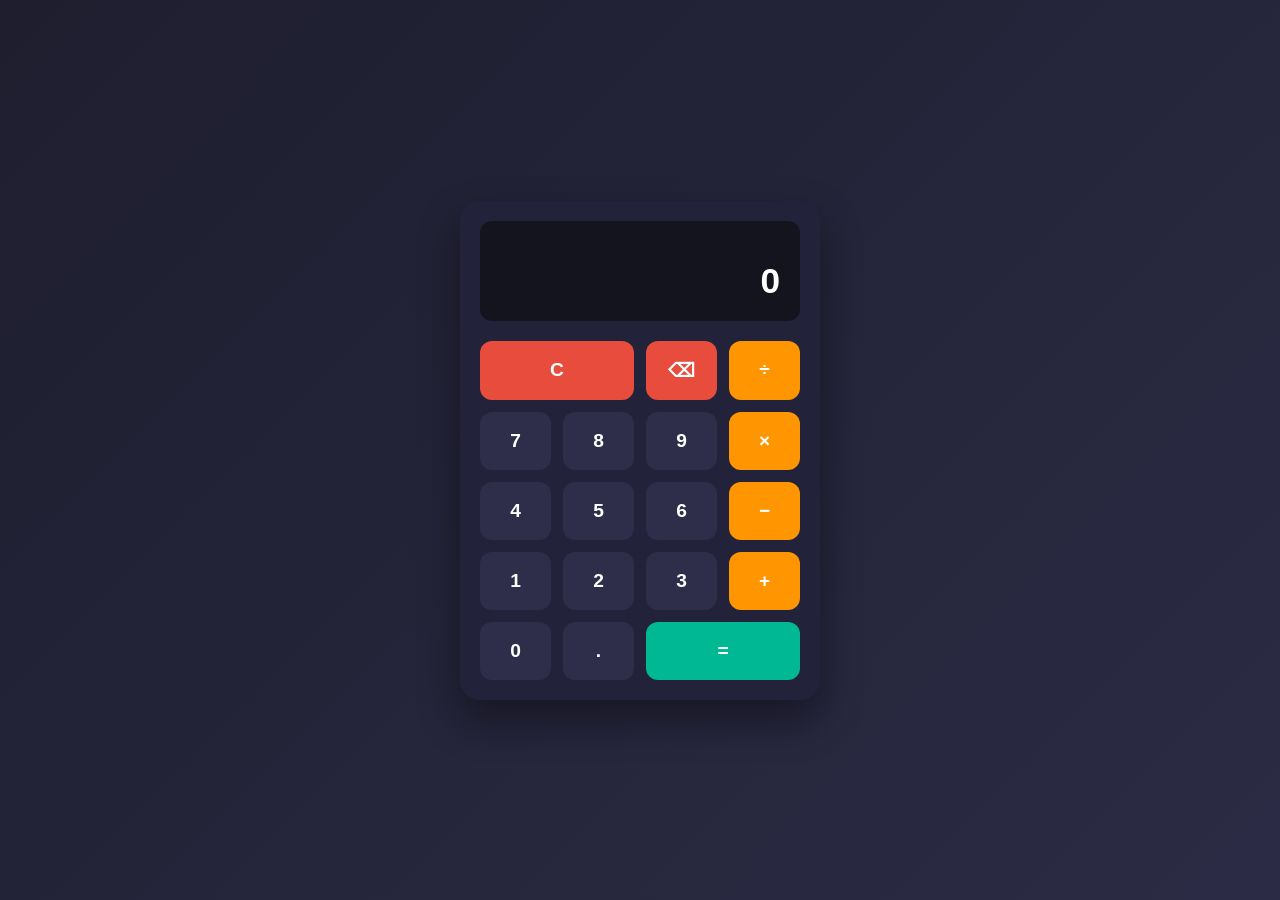
<file: Calculator/index.html>
<!DOCTYPE html>
<html lang="en">
<head>
  <meta charset="UTF-8" />
  <meta name="viewport" content="width=device-width, initial-scale=1.0" />
  <title>Calculator</title>
  <link rel="stylesheet" href="style.css" />
</head>
<body>

  <div class="calculator">
    <div class="display">
      <div class="previous-operand"></div>
      <div class="current-operand">0</div>
    </div>

    <div class="buttons">
      <button class="span-two" data-action="clear">C</button>
      <button data-action="delete">⌫</button>
      <button data-action="operator" data-operator="÷">÷</button>

      <button data-number="7">7</button>
      <button data-number="8">8</button>
      <button data-number="9">9</button>
      <button data-action="operator" data-operator="×">×</button>

      <button data-number="4">4</button>
      <button data-number="5">5</button>
      <button data-number="6">6</button>
      <button data-action="operator" data-operator="−">−</button>

      <button data-number="1">1</button>
      <button data-number="2">2</button>
      <button data-number="3">3</button>
      <button data-action="operator" data-operator="+">+</button>

      <button data-number="0">0</button>
      <button data-action="decimal">.</button>
      <button class="span-two" data-action="equals">=</button>
    </div>
  </div>

  <script src="script.js"></script>
</body>
</html>
</file>
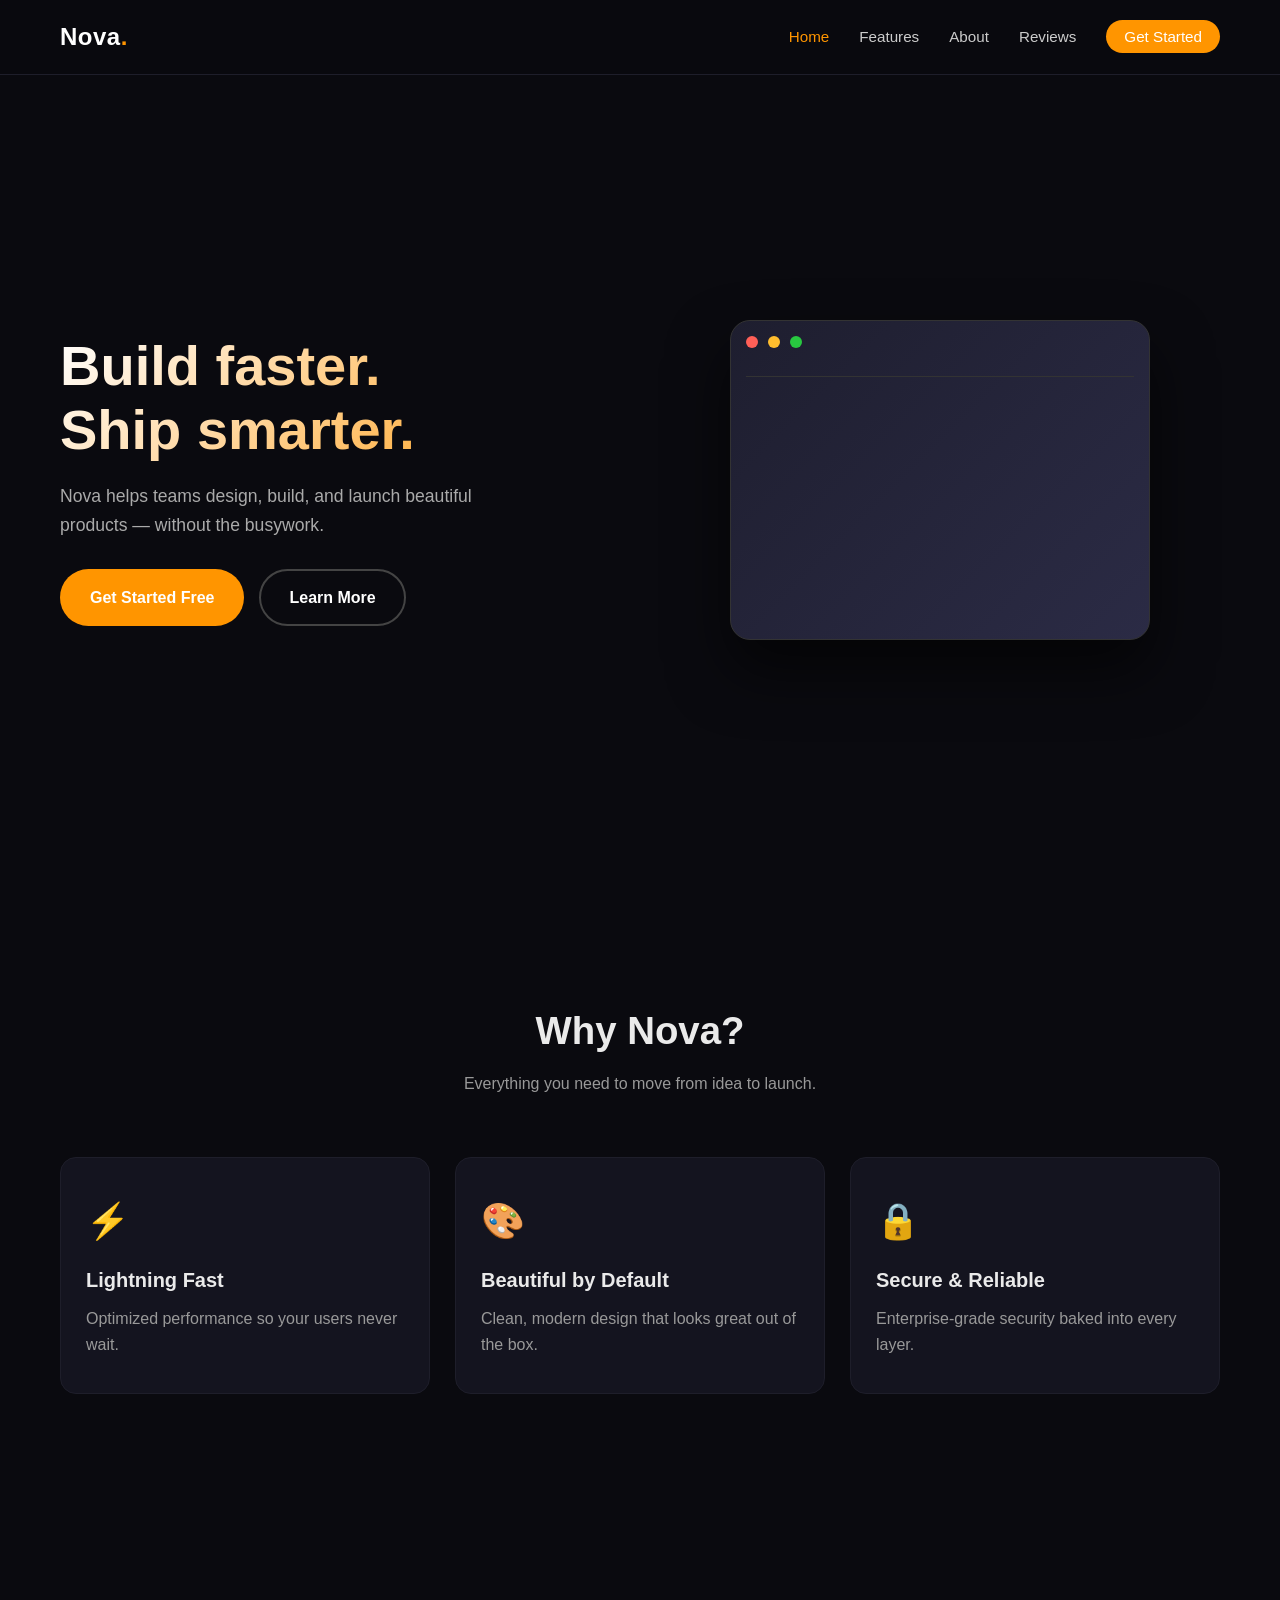
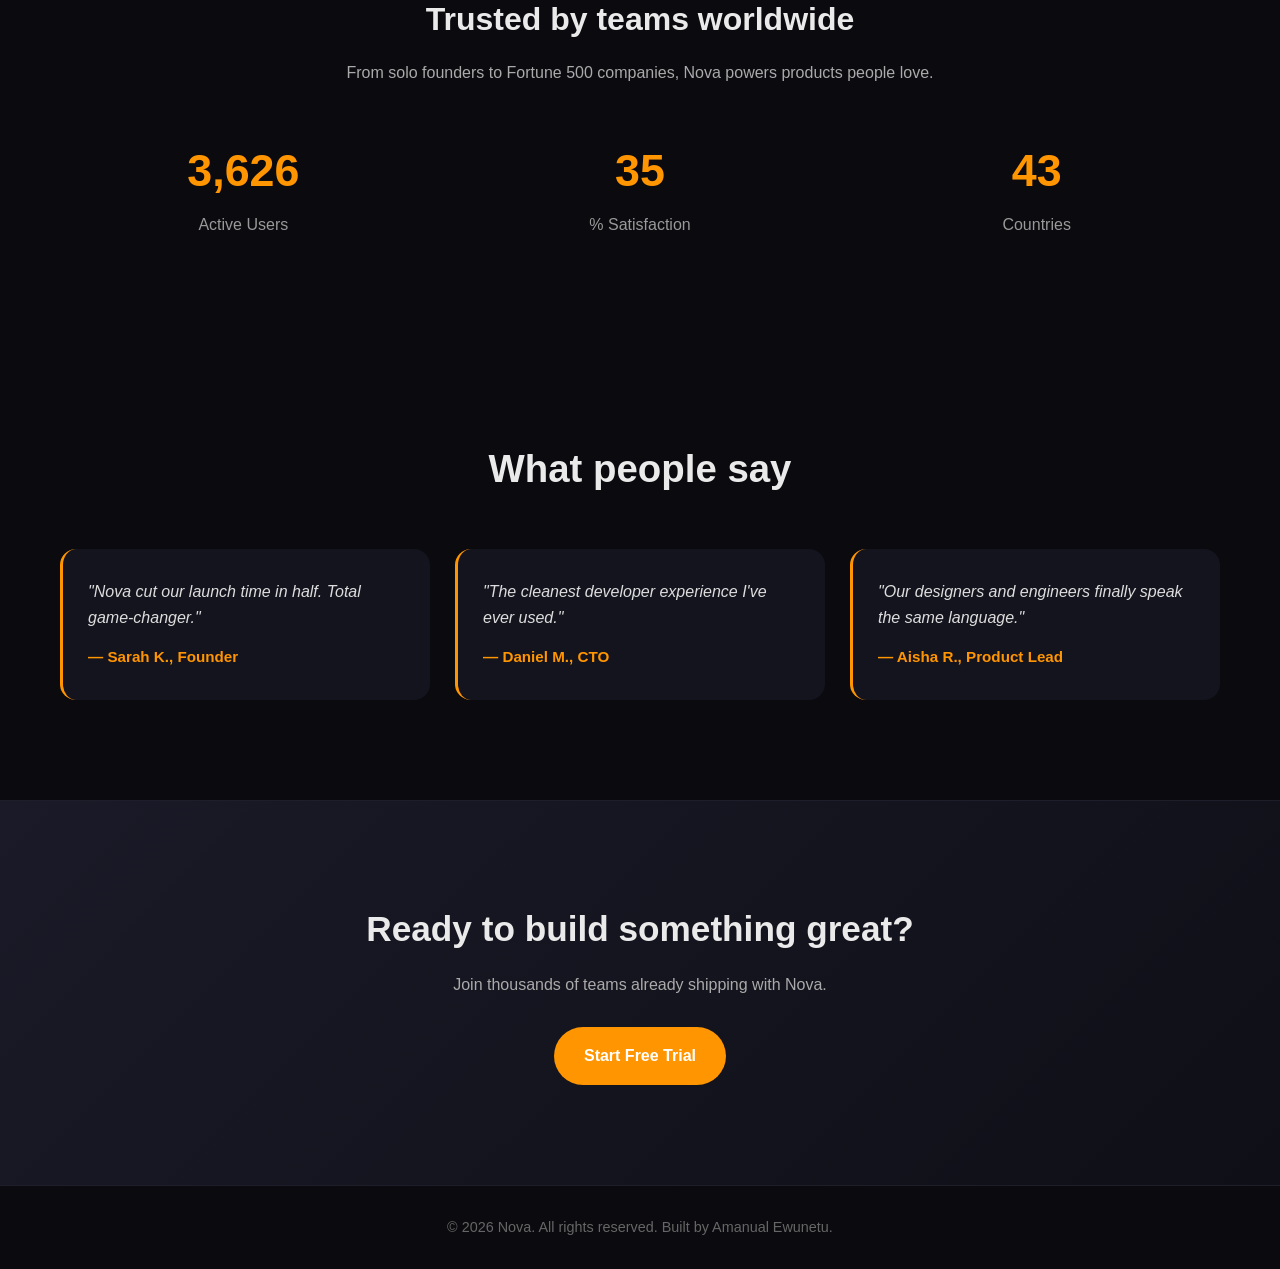
<file: LandingPage/index.html>
<!DOCTYPE html>
<html lang="en">
<head>
  <meta charset="UTF-8" />
  <meta name="viewport" content="width=device-width, initial-scale=1.0" />
  <title>Nova — Landing Page</title>
  <link rel="stylesheet" href="style.css" />
</head>
<body>

  <!-- ---------- Navbar ---------- -->
  <nav class="navbar">
    <div class="nav-container">
      <a href="#" class="logo">Nova<span>.</span></a>

      <ul class="nav-links" id="navLinks">
        <li><a href="#home">Home</a></li>
        <li><a href="#features">Features</a></li>
        <li><a href="#about">About</a></li>
        <li><a href="#testimonials">Reviews</a></li>
        <li><a href="#contact" class="nav-cta">Get Started</a></li>
      </ul>

      <div class="hamburger" id="hamburger">
        <span></span>
        <span></span>
        <span></span>
      </div>
    </div>
  </nav>

  <!-- ---------- Hero ---------- -->
  <section class="hero" id="home">
    <div class="hero-content">
      <h1>Build faster.<br />Ship smarter.</h1>
      <p>Nova helps teams design, build, and launch beautiful products — without the busywork.</p>
      <div class="hero-buttons">
        <a href="#features" class="btn btn-primary">Get Started Free</a>
        <a href="#about" class="btn btn-outline">Learn More</a>
      </div>
    </div>
    <div class="hero-image">
      <div class="mockup"></div>
    </div>
  </section>

  <!-- ---------- Features ---------- -->
  <section class="features" id="features">
    <h2 class="section-title">Why Nova?</h2>
    <p class="section-subtitle">Everything you need to move from idea to launch.</p>

    <div class="feature-grid">
      <div class="feature-card reveal">
        <div class="feature-icon">⚡</div>
        <h3>Lightning Fast</h3>
        <p>Optimized performance so your users never wait.</p>
      </div>
      <div class="feature-card reveal">
        <div class="feature-icon">🎨</div>
        <h3>Beautiful by Default</h3>
        <p>Clean, modern design that looks great out of the box.</p>
      </div>
      <div class="feature-card reveal">
        <div class="feature-icon">🔒</div>
        <h3>Secure & Reliable</h3>
        <p>Enterprise-grade security baked into every layer.</p>
      </div>
    </div>
  </section>

  <!-- ---------- About / Stats ---------- -->
  <section class="about" id="about">
    <div class="about-text reveal">
      <h2>Trusted by teams worldwide</h2>
      <p>From solo founders to Fortune 500 companies, Nova powers products people love.</p>
    </div>
    <div class="stats">
      <div class="stat reveal">
        <h3 data-target="10000">0</h3>
        <p>Active Users</p>
      </div>
      <div class="stat reveal">
        <h3 data-target="98">0</h3>
        <p>% Satisfaction</p>
      </div>
      <div class="stat reveal">
        <h3 data-target="120">0</h3>
        <p>Countries</p>
      </div>
    </div>
  </section>

  <!-- ---------- Testimonials ---------- -->
  <section class="testimonials" id="testimonials">
    <h2 class="section-title">What people say</h2>
    <div class="testimonial-grid">
      <div class="testimonial reveal">
        <p>"Nova cut our launch time in half. Total game-changer."</p>
        <h4>— Sarah K., Founder</h4>
      </div>
      <div class="testimonial reveal">
        <p>"The cleanest developer experience I've ever used."</p>
        <h4>— Daniel M., CTO</h4>
      </div>
      <div class="testimonial reveal">
        <p>"Our designers and engineers finally speak the same language."</p>
        <h4>— Aisha R., Product Lead</h4>
      </div>
    </div>
  </section>

  <!-- ---------- CTA ---------- -->
  <section class="cta-section" id="contact">
    <h2>Ready to build something great?</h2>
    <p>Join thousands of teams already shipping with Nova.</p>
    <a href="#" class="btn btn-primary">Start Free Trial</a>
  </section>

  <!-- ---------- Footer ---------- -->
  <footer>
    <p>&copy; 2026 Nova. All rights reserved. Built by Amanual Ewunetu.</p>
  </footer>

  <script src="script.js"></script>
</body>
</html>
</file>
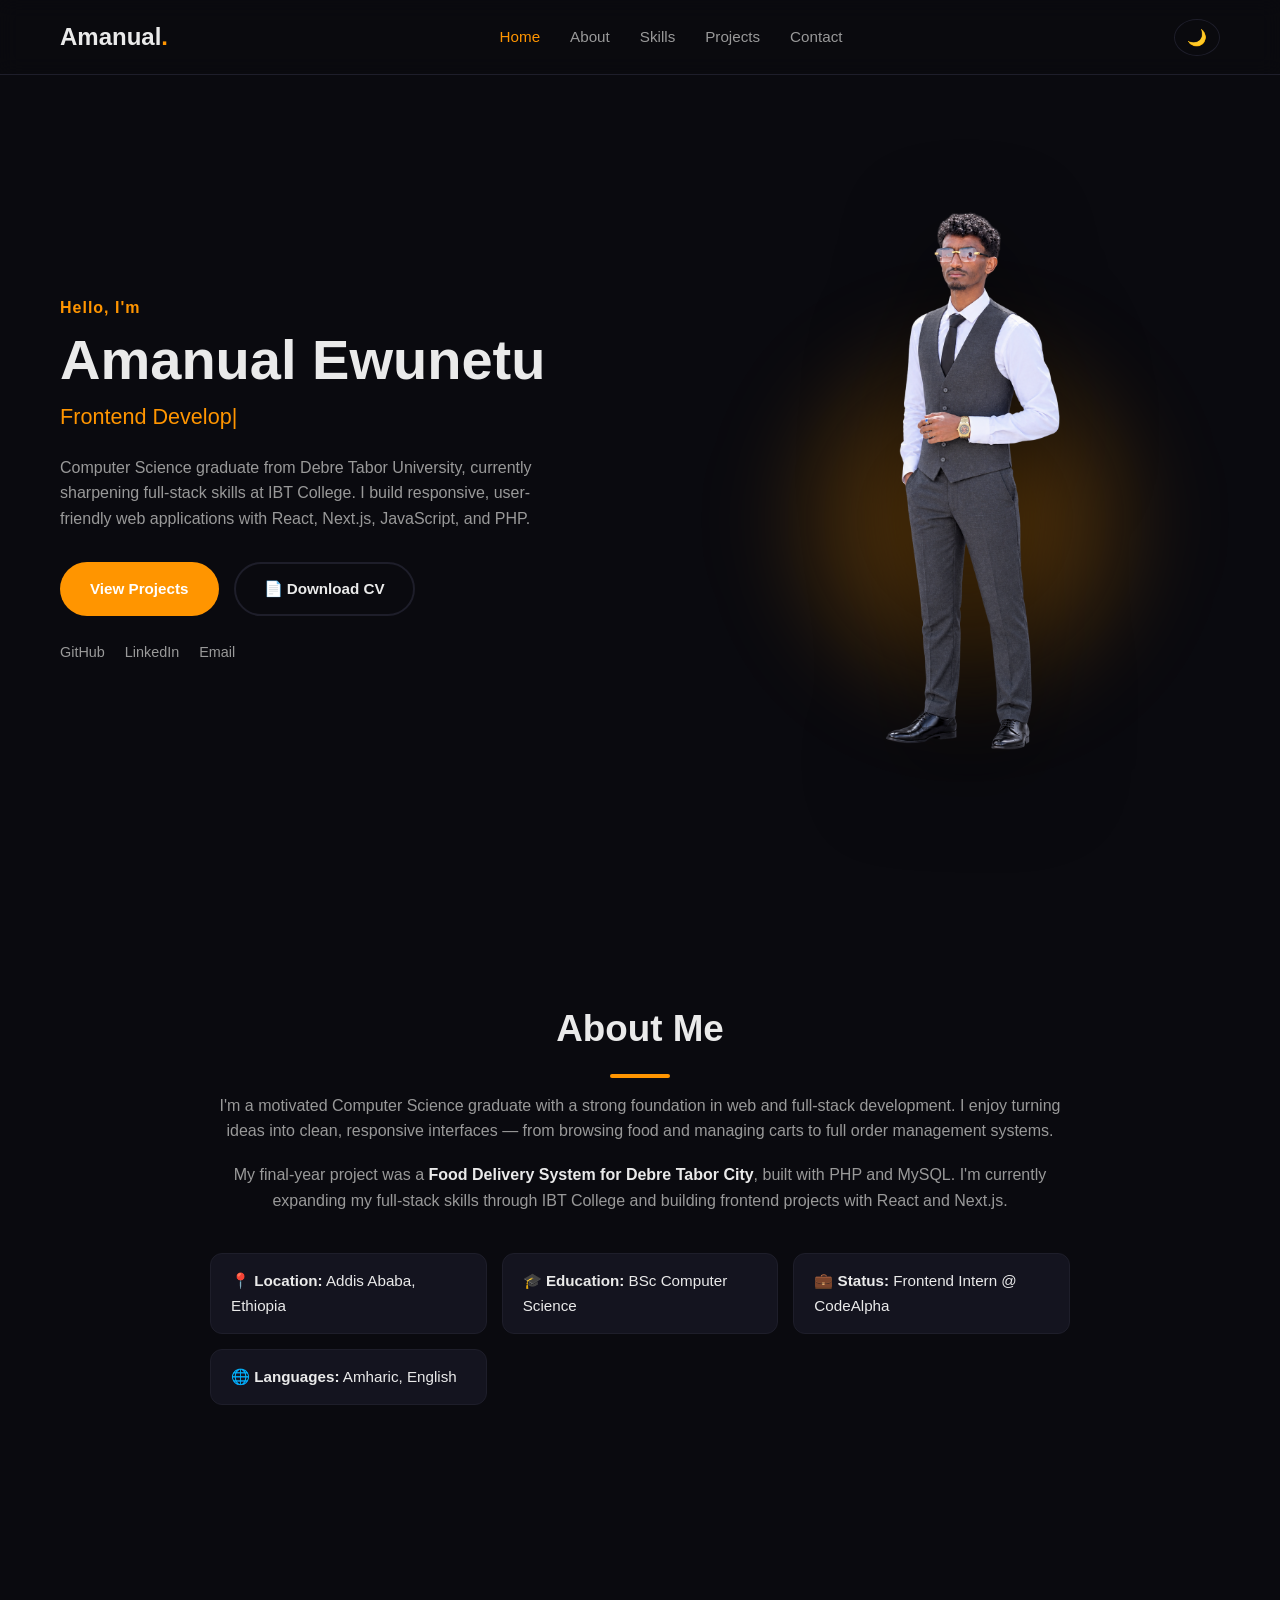
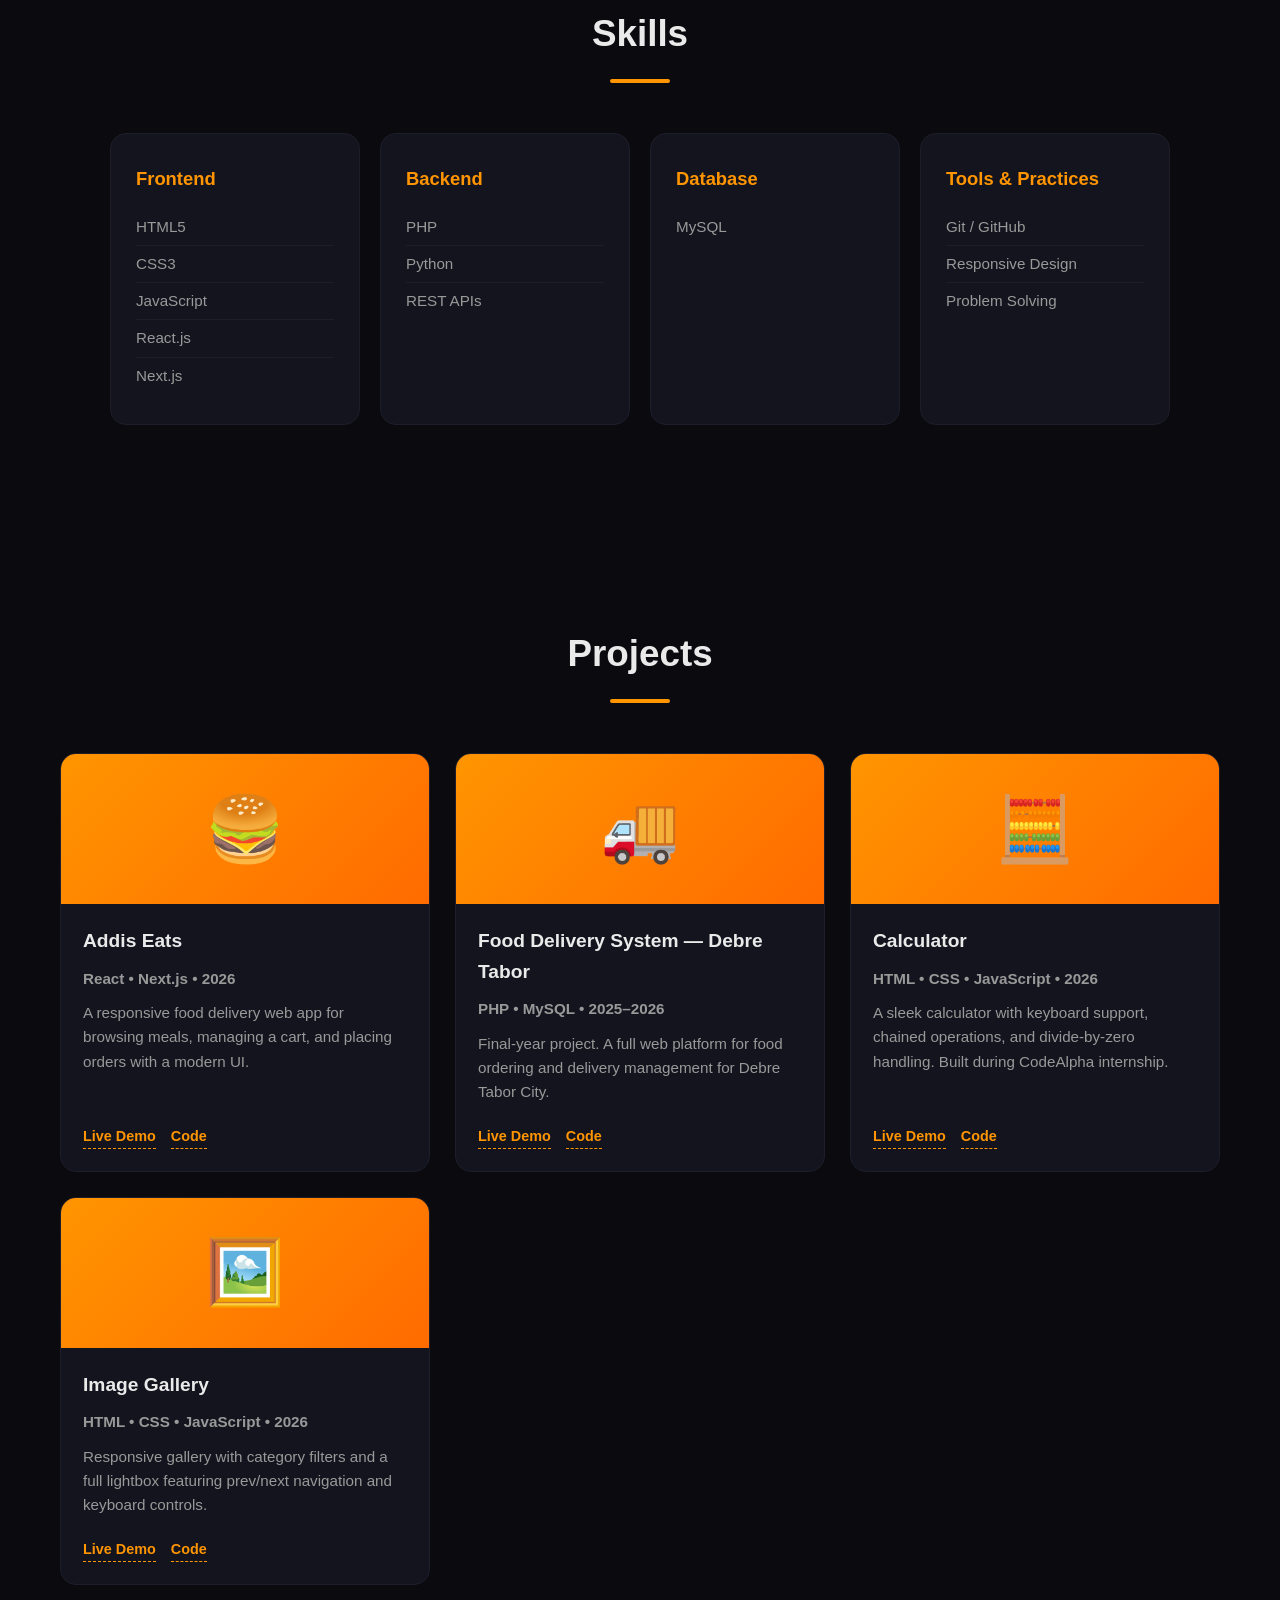
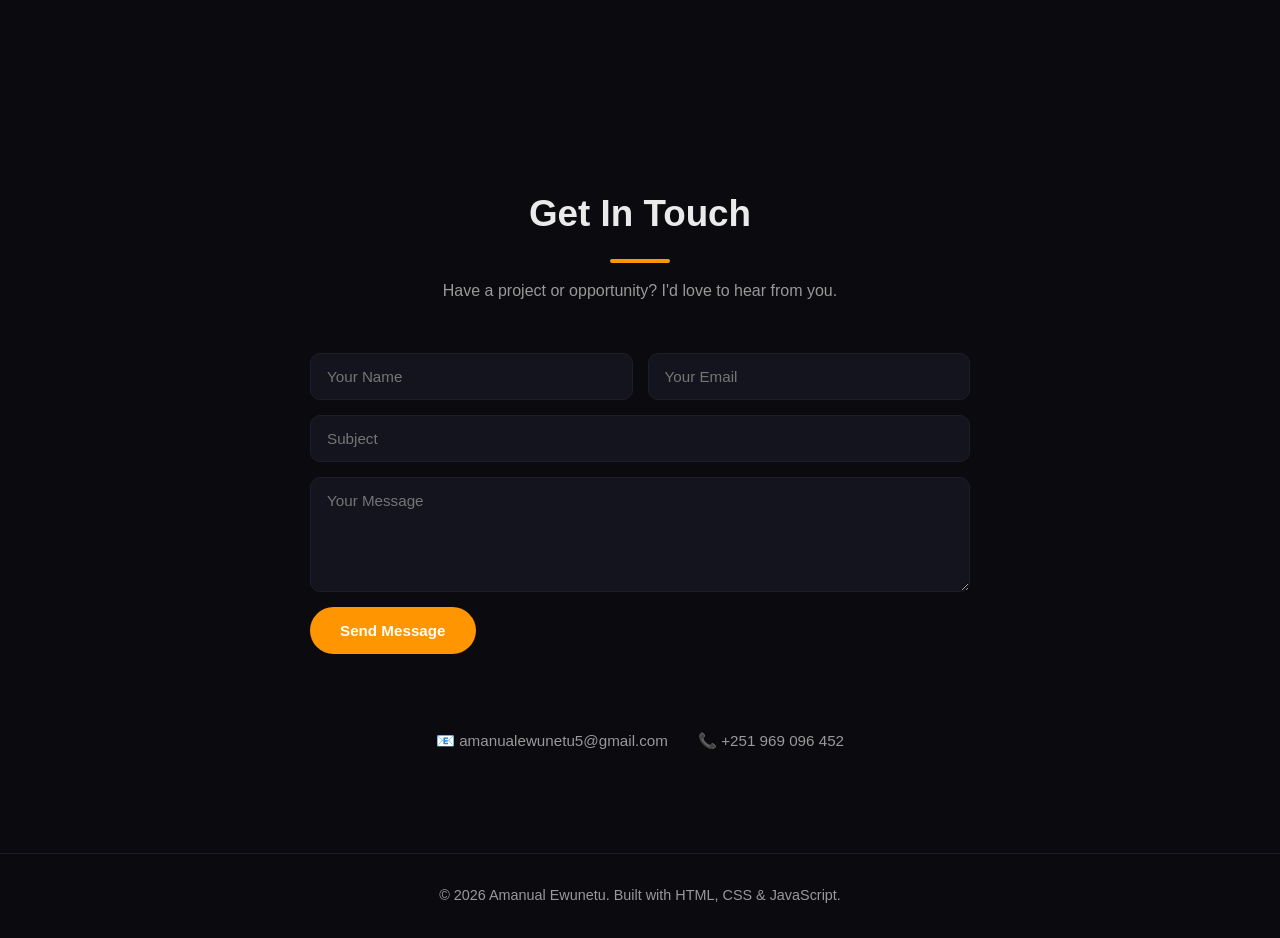
<file: Portfolio/index.html>
<!DOCTYPE html>
<html lang="en">
<head>
  <meta charset="UTF-8" />
  <meta name="viewport" content="width=device-width, initial-scale=1.0" />
  <title>Amanual Ewunetu | Frontend Developer</title>
  <meta name="description" content="Portfolio of Amanual Ewunetu — Frontend Developer & Full-Stack Enthusiast from Addis Ababa, Ethiopia." />
  <link rel="stylesheet" href="style.css" />
</head>
<body>

  <!-- ---------- Scroll Progress Bar ---------- -->
  <div class="scroll-progress" id="scrollProgress"></div>

  <!-- ---------- Navbar ---------- -->
  <nav class="navbar">
    <div class="nav-container">
      <a href="#home" class="logo">Amanual<span>.</span></a>

      <ul class="nav-links" id="navLinks">
        <li><a href="#home">Home</a></li>
        <li><a href="#about">About</a></li>
        <li><a href="#skills">Skills</a></li>
        <li><a href="#projects">Projects</a></li>
        <li><a href="#contact">Contact</a></li>
      </ul>

      <div class="nav-actions">
        <button class="theme-toggle" id="themeToggle" aria-label="Toggle theme">🌙</button>
        <div class="hamburger" id="hamburger">
          <span></span><span></span><span></span>
        </div>
      </div>
    </div>
  </nav>

  <!-- ---------- Hero ---------- -->
  <section class="hero" id="home">
    <div class="hero-text">
      <p class="greeting">Hello, I'm</p>
      <h1>Amanual Ewunetu</h1>
      <h2 class="role">
        <span id="typedRole"></span><span class="cursor">|</span>
      </h2>
      <p class="hero-desc">
        Computer Science graduate from Debre Tabor University, currently sharpening
        full-stack skills at IBT College. I build responsive, user-friendly web
        applications with React, Next.js, JavaScript, and PHP.
      </p>
      <div class="hero-buttons">
        <a href="#projects" class="btn btn-primary">View Projects</a>
        <a href="Amanual_Ewunetu_CV.pdf" download class="btn btn-outline">📄 Download CV</a>
      </div>

      <div class="socials">
        <a href="https://github.com/Amanual-ew" target="_blank">GitHub</a>
        <a href="https://www.linkedin.com/in/amanual-ewunetu-0b0676285" target="_blank">LinkedIn</a>
        <a href="mailto:amanualewunetu5@gmail.com">Email</a>
      </div>
    </div>

    <div class="hero-visual">
      <img src="profile2.png" alt="Amanual Ewunetu" class="hero-photo" />
    </div>
  </section>

  <!-- ---------- About ---------- -->
  <section class="about" id="about">
    <h2 class="section-title">About Me</h2>
    <div class="about-content reveal">
      <p>
        I'm a motivated Computer Science graduate with a strong foundation in web
        and full-stack development. I enjoy turning ideas into clean, responsive
        interfaces — from browsing food and managing carts to full order management
        systems.
      </p>
      <p>
        My final-year project was a <strong>Food Delivery System for Debre Tabor City</strong>,
        built with PHP and MySQL. I'm currently expanding my full-stack skills through
        IBT College and building frontend projects with React and Next.js.
      </p>

      <div class="info-grid">
        <div><strong>📍 Location:</strong> Addis Ababa, Ethiopia</div>
        <div><strong>🎓 Education:</strong> BSc Computer Science</div>
        <div><strong>💼 Status:</strong> Frontend Intern @ CodeAlpha</div>
        <div><strong>🌐 Languages:</strong> Amharic, English</div>
      </div>
    </div>
  </section>

  <!-- ---------- Skills ---------- -->
  <section class="skills" id="skills">
    <h2 class="section-title">Skills</h2>
    <div class="skills-grid">
      <div class="skill-card reveal">
        <h3>Frontend</h3>
        <ul>
          <li>HTML5</li>
          <li>CSS3</li>
          <li>JavaScript</li>
          <li>React.js</li>
          <li>Next.js</li>
        </ul>
      </div>
      <div class="skill-card reveal">
        <h3>Backend</h3>
        <ul>
          <li>PHP</li>
          <li>Python</li>
          <li>REST APIs</li>
        </ul>
      </div>
      <div class="skill-card reveal">
        <h3>Database</h3>
        <ul>
          <li>MySQL</li>
        </ul>
      </div>
      <div class="skill-card reveal">
        <h3>Tools & Practices</h3>
        <ul>
          <li>Git / GitHub</li>
          <li>Responsive Design</li>
          <li>Problem Solving</li>
        </ul>
      </div>
    </div>
  </section>

  <!-- ---------- Projects ---------- -->
  <section class="projects" id="projects">
    <h2 class="section-title">Projects</h2>

    <div class="projects-grid">
      <article class="project-card reveal">
        <div class="project-thumb">🍔</div>
        <div class="project-body">
          <h3>Addis Eats</h3>
          <p class="project-tag">React • Next.js • 2026</p>
          <p>
            A responsive food delivery web app for browsing meals, managing a cart,
            and placing orders with a modern UI.
          </p>
          <div class="project-links">
            <a href="#" target="_blank">Live Demo</a>
            <a href="#" target="_blank">Code</a>
          </div>
        </div>
      </article>

      <article class="project-card reveal">
        <div class="project-thumb">🚚</div>
        <div class="project-body">
          <h3>Food Delivery System — Debre Tabor</h3>
          <p class="project-tag">PHP • MySQL • 2025–2026</p>
          <p>
            Final-year project. A full web platform for food ordering and delivery
            management for Debre Tabor City.
          </p>
          <div class="project-links">
            <a href="#" target="_blank">Live Demo</a>
            <a href="#" target="_blank">Code</a>
          </div>
        </div>
      </article>

      <article class="project-card reveal">
        <div class="project-thumb">🧮</div>
        <div class="project-body">
          <h3>Calculator</h3>
          <p class="project-tag">HTML • CSS • JavaScript • 2026</p>
          <p>
            A sleek calculator with keyboard support, chained operations, and
            divide-by-zero handling. Built during CodeAlpha internship.
          </p>
          <div class="project-links">
            <a href="#" target="_blank">Live Demo</a>
            <a href="#" target="_blank">Code</a>
          </div>
        </div>
      </article>

      <article class="project-card reveal">
        <div class="project-thumb">🖼️</div>
        <div class="project-body">
          <h3>Image Gallery</h3>
          <p class="project-tag">HTML • CSS • JavaScript • 2026</p>
          <p>
            Responsive gallery with category filters and a full lightbox featuring
            prev/next navigation and keyboard controls.
          </p>
          <div class="project-links">
            <a href="#" target="_blank">Live Demo</a>
            <a href="#" target="_blank">Code</a>
          </div>
        </div>
      </article>
    </div>
  </section>

  <!-- ---------- Contact ---------- -->
  <section class="contact" id="contact">
    <h2 class="section-title">Get In Touch</h2>
    <p class="section-subtitle">
      Have a project or opportunity? I'd love to hear from you.
    </p>

    <form class="contact-form" id="contactForm">
      <div class="form-row">
        <input type="text" name="name" placeholder="Your Name" required />
        <input type="email" name="email" placeholder="Your Email" required />
      </div>
      <input type="text" name="subject" placeholder="Subject" required />
      <textarea name="message" rows="5" placeholder="Your Message" required></textarea>
      <button type="submit" class="btn btn-primary">Send Message</button>
      <p class="form-status" id="formStatus"></p>
    </form>

    <div class="contact-info">
      <a href="mailto:amanualewunetu5@gmail.com">📧 amanualewunetu5@gmail.com</a>
      <a href="tel:+251969096452">📞 +251 969 096 452</a>
    </div>
  </section>

  <!-- ---------- Footer ---------- -->
  <footer>
    <p>&copy; 2026 Amanual Ewunetu. Built with HTML, CSS & JavaScript.</p>
  </footer>

  <script src="script.js"></script>
</body>
</html>
</file>
<file: Calculator/style.css>
/* ---------- Reset & Base ---------- */
* {
  margin: 0;
  padding: 0;
  box-sizing: border-box;
  font-family: 'Segoe UI', Tahoma, sans-serif;
}

body {
  min-height: 100vh;
  display: flex;
  justify-content: center;
  align-items: center;
  background: linear-gradient(135deg, #1e1e2f, #2b2b45);
  padding: 20px;
}

/* ---------- Calculator Container ---------- */
.calculator {
  width: 100%;
  max-width: 360px;
  background: #22223a;
  border-radius: 20px;
  padding: 20px;
  box-shadow: 0 20px 40px rgba(0, 0, 0, 0.4);
}

/* ---------- Display ---------- */
.display {
  background: #14141f;
  border-radius: 12px;
  padding: 20px;
  text-align: right;
  margin-bottom: 20px;
  min-height: 90px;
  display: flex;
  flex-direction: column;
  justify-content: space-between;
  word-wrap: break-word;
  word-break: break-all;
}

.previous-operand {
  color: #888;
  font-size: 1rem;
  min-height: 20px;
}

.current-operand {
  color: #fff;
  font-size: 2.2rem;
  font-weight: 600;
}

/* ---------- Buttons Grid ---------- */
.buttons {
  display: grid;
  grid-template-columns: repeat(4, 1fr);
  gap: 12px;
}

button {
  border: none;
  outline: none;
  padding: 18px 0;
  font-size: 1.2rem;
  font-weight: 600;
  border-radius: 12px;
  cursor: pointer;
  background: #2e2e4a;
  color: #fff;
  transition: background 0.2s ease, transform 0.1s ease;
}

button:hover {
  background: #3b3b5e;
}

button:active {
  transform: scale(0.96);
}

/* ---------- Special Buttons ---------- */
.span-two {
  grid-column: span 2;
}

button[data-action="operator"] {
  background: #ff9500;
  color: #fff;
}

button[data-action="operator"]:hover {
  background: #ffab33;
}

button[data-action="equals"] {
  background: #00b894;
}

button[data-action="equals"]:hover {
  background: #00d1a7;
}

button[data-action="clear"],
button[data-action="delete"] {
  background: #e74c3c;
}

button[data-action="clear"]:hover,
button[data-action="delete"]:hover {
  background: #ff6b5b;
}
</file>
<file: LandingPage/style.css>
/* ---------- Reset ---------- */
* {
  margin: 0;
  padding: 0;
  box-sizing: border-box;
  font-family: 'Segoe UI', Tahoma, sans-serif;
}

html { scroll-behavior: smooth; }

body {
  background: #0a0a0f;
  color: #eaeaea;
  line-height: 1.6;
}

/* ---------- Navbar ---------- */
.navbar {
  position: fixed;
  top: 0;
  width: 100%;
  background: rgba(10, 10, 15, 0.85);
  backdrop-filter: blur(10px);
  z-index: 100;
  border-bottom: 1px solid #1e1e2a;
  transition: background 0.3s ease;
}

.nav-container {
  max-width: 1200px;
  margin: 0 auto;
  padding: 18px 20px;
  display: flex;
  justify-content: space-between;
  align-items: center;
}

.logo {
  font-size: 1.5rem;
  font-weight: 700;
  color: #fff;
  text-decoration: none;
  letter-spacing: 0.5px;
}

.logo span { color: #ff9500; }

.nav-links {
  display: flex;
  gap: 30px;
  list-style: none;
  align-items: center;
}

.nav-links a {
  color: #ccc;
  text-decoration: none;
  font-size: 0.95rem;
  transition: color 0.2s ease;
}

.nav-links a:hover { color: #ff9500; }

.nav-cta {
  background: #ff9500;
  color: #fff !important;
  padding: 8px 18px;
  border-radius: 30px;
}

.nav-cta:hover { background: #ffab33; }

/* Hamburger */
.hamburger {
  display: none;
  flex-direction: column;
  gap: 5px;
  cursor: pointer;
}

.hamburger span {
  width: 26px;
  height: 3px;
  background: #fff;
  border-radius: 3px;
  transition: transform 0.3s ease, opacity 0.3s ease;
}

/* ---------- Hero ---------- */
.hero {
  min-height: 100vh;
  max-width: 1200px;
  margin: 0 auto;
  padding: 140px 20px 80px;
  display: grid;
  grid-template-columns: 1fr 1fr;
  gap: 40px;
  align-items: center;
}

.hero h1 {
  font-size: 3.5rem;
  line-height: 1.15;
  margin-bottom: 20px;
  background: linear-gradient(135deg, #fff, #ff9500);
  -webkit-background-clip: text;
  -webkit-text-fill-color: transparent;
  background-clip: text;
}

.hero p {
  color: #aaa;
  font-size: 1.1rem;
  margin-bottom: 30px;
  max-width: 480px;
}

.hero-buttons {
  display: flex;
  gap: 15px;
  flex-wrap: wrap;
}

.btn {
  display: inline-block;
  padding: 14px 28px;
  border-radius: 30px;
  text-decoration: none;
  font-weight: 600;
  transition: all 0.25s ease;
  border: 2px solid transparent;
}

.btn-primary {
  background: #ff9500;
  color: #fff;
}

.btn-primary:hover {
  background: #ffab33;
  transform: translateY(-2px);
  box-shadow: 0 10px 25px rgba(255, 149, 0, 0.35);
}

.btn-outline {
  border-color: #444;
  color: #fff;
}

.btn-outline:hover {
  border-color: #ff9500;
  color: #ff9500;
}

/* Mockup placeholder */
.hero-image {
  display: flex;
  justify-content: center;
}

.mockup {
  width: 100%;
  max-width: 420px;
  height: 320px;
  border-radius: 20px;
  background: linear-gradient(135deg, #1e1e2f, #2b2b45);
  border: 1px solid #333;
  box-shadow: 0 30px 60px rgba(0, 0, 0, 0.6);
  position: relative;
  overflow: hidden;
}

.mockup::before {
  content: '';
  position: absolute;
  top: 15px; left: 15px;
  width: 12px; height: 12px;
  border-radius: 50%;
  background: #ff5f57;
  box-shadow: 22px 0 #ffbd2e, 44px 0 #28c840;
}

.mockup::after {
  content: '';
  position: absolute;
  top: 55px; left: 15px; right: 15px;
  height: 1px;
  background: #333;
}

/* ---------- Sections ---------- */
section { padding: 100px 20px; }

.section-title {
  text-align: center;
  font-size: 2.4rem;
  margin-bottom: 10px;
}

.section-subtitle {
  text-align: center;
  color: #999;
  margin-bottom: 60px;
}

/* ---------- Features ---------- */
.features { max-width: 1200px; margin: 0 auto; }

.feature-grid {
  display: grid;
  grid-template-columns: repeat(auto-fit, minmax(260px, 1fr));
  gap: 25px;
}

.feature-card {
  background: #14141f;
  padding: 35px 25px;
  border-radius: 16px;
  border: 1px solid #1e1e2a;
  transition: transform 0.3s ease, border-color 0.3s ease;
}

.feature-card:hover {
  transform: translateY(-6px);
  border-color: #ff9500;
}

.feature-icon {
  font-size: 2.2rem;
  margin-bottom: 15px;
}

.feature-card h3 {
  margin-bottom: 10px;
  font-size: 1.25rem;
}

.feature-card p { color: #999; }

/* ---------- About ---------- */
.about {
  max-width: 1200px;
  margin: 0 auto;
  text-align: center;
}

.about-text h2 {
  font-size: 2rem;
  margin-bottom: 15px;
}

.about-text p {
  color: #aaa;
  max-width: 600px;
  margin: 0 auto 50px;
}

.stats {
  display: grid;
  grid-template-columns: repeat(auto-fit, minmax(180px, 1fr));
  gap: 30px;
}

.stat h3 {
  font-size: 2.8rem;
  color: #ff9500;
  margin-bottom: 5px;
}

.stat p { color: #999; }

/* ---------- Testimonials ---------- */
.testimonials { max-width: 1200px; margin: 0 auto; }

.testimonial-grid {
  display: grid;
  grid-template-columns: repeat(auto-fit, minmax(260px, 1fr));
  gap: 25px;
  margin-top: 50px;
}

.testimonial {
  background: #14141f;
  padding: 30px 25px;
  border-radius: 16px;
  border-left: 3px solid #ff9500;
}

.testimonial p {
  font-style: italic;
  color: #ddd;
  margin-bottom: 15px;
}

.testimonial h4 { color: #ff9500; font-size: 0.95rem; }

/* ---------- CTA Section ---------- */
.cta-section {
  text-align: center;
  background: linear-gradient(135deg, #1a1a28, #0f0f17);
  border-top: 1px solid #1e1e2a;
  border-bottom: 1px solid #1e1e2a;
}

.cta-section h2 {
  font-size: 2.2rem;
  margin-bottom: 15px;
}

.cta-section p {
  color: #aaa;
  margin-bottom: 30px;
}

/* ---------- Footer ---------- */
footer {
  text-align: center;
  padding: 30px 20px;
  color: #666;
  font-size: 0.9rem;
}

/* ---------- Reveal animation ---------- */
.reveal {
  opacity: 0;
  transform: translateY(30px);
  transition: opacity 0.7s ease, transform 0.7s ease;
}

.reveal.visible {
  opacity: 1;
  transform: translateY(0);
}

/* ---------- Responsive ---------- */
@media (max-width: 900px) {
  .hero {
    grid-template-columns: 1fr;
    text-align: center;
    padding-top: 120px;
  }

  .hero h1 { font-size: 2.5rem; }
  .hero p { margin-left: auto; margin-right: auto; }
  .hero-buttons { justify-content: center; }
}

@media (max-width: 768px) {
  .hamburger { display: flex; }

  .nav-links {
    position: fixed;
    top: 70px;
    right: -100%;
    flex-direction: column;
    background: #14141f;
    width: 70%;
    height: calc(100vh - 70px);
    padding: 40px 20px;
    gap: 25px;
    transition: right 0.35s ease;
    border-left: 1px solid #1e1e2a;
  }

  .nav-links.open { right: 0; }
}
</file>
<file: Portfolio/style.css>
/* ---------- Reset & Theme ---------- */
* {
  margin: 0;
  padding: 0;
  box-sizing: border-box;
  font-family: 'Segoe UI', Tahoma, sans-serif;
}

:root {
  --bg: #0a0a0f;
  --bg-alt: #14141f;
  --text: #eaeaea;
  --muted: #999;
  --accent: #ff9500;
  --border: #1e1e2a;
}

body.light {
  --bg: #f7f7fa;
  --bg-alt: #ffffff;
  --text: #1a1a1a;
  --muted: #666;
  --border: #e0e0e8;
}

html { scroll-behavior: smooth; }

body {
  background: var(--bg);
  color: var(--text);
  line-height: 1.6;
  transition: background 0.3s ease, color 0.3s ease;
}

/* ---------- Navbar ---------- */
.navbar {
  position: fixed;
  top: 0;
  width: 100%;
  background: color-mix(in srgb, var(--bg) 90%, transparent);
  backdrop-filter: blur(10px);
  z-index: 100;
  border-bottom: 1px solid var(--border);
}

.nav-container {
  max-width: 1200px;
  margin: 0 auto;
  padding: 18px 20px;
  display: flex;
  justify-content: space-between;
  align-items: center;
}

.logo {
  font-size: 1.5rem;
  font-weight: 700;
  color: var(--text);
  text-decoration: none;
}

.logo span { color: var(--accent); }

.nav-links {
  display: flex;
  gap: 30px;
  list-style: none;
}

.nav-links a {
  color: var(--muted);
  text-decoration: none;
  font-size: 0.95rem;
  transition: color 0.2s ease;
}

.nav-links a:hover { color: var(--accent); }

.nav-actions {
  display: flex;
  align-items: center;
  gap: 15px;
}

.theme-toggle {
  background: transparent;
  border: 1px solid var(--border);
  color: var(--text);
  padding: 8px 12px;
  border-radius: 50%;
  cursor: pointer;
  font-size: 1rem;
  transition: transform 0.2s ease;
}

.theme-toggle:hover { transform: rotate(20deg) scale(1.1); }

.hamburger {
  display: none;
  flex-direction: column;
  gap: 5px;
  cursor: pointer;
}

.hamburger span {
  width: 26px;
  height: 3px;
  background: var(--text);
  border-radius: 3px;
}

/* ---------- Hero ---------- */
.hero {
  min-height: 100vh;
  max-width: 1200px;
  margin: 0 auto;
  padding: 140px 20px 80px;
  display: grid;
  grid-template-columns: 1.3fr 1fr;
  gap: 50px;
  align-items: center;
}

.greeting {
  color: var(--accent);
  font-weight: 600;
  letter-spacing: 1px;
  margin-bottom: 8px;
}

.hero h1 {
  font-size: 3.5rem;
  line-height: 1.1;
  margin-bottom: 10px;
}

.role {
  font-size: 1.3rem;
  color: var(--accent);
  font-weight: 500;
  margin-bottom: 20px;
}

.hero-desc {
  color: var(--muted);
  max-width: 520px;
  margin-bottom: 30px;
}

.hero-buttons {
  display: flex;
  gap: 15px;
  flex-wrap: wrap;
  margin-bottom: 25px;
}

.btn {
  display: inline-block;
  padding: 13px 28px;
  border-radius: 30px;
  text-decoration: none;
  font-weight: 600;
  transition: all 0.25s ease;
  border: 2px solid transparent;
  cursor: pointer;
  font-size: 0.95rem;
}

.btn-primary {
  background: var(--accent);
  color: #fff;
}

.btn-primary:hover {
  background: #ffab33;
  transform: translateY(-2px);
  box-shadow: 0 10px 25px rgba(255, 149, 0, 0.35);
}

.btn-outline {
  border-color: var(--border);
  color: var(--text);
}

.btn-outline:hover {
  border-color: var(--accent);
  color: var(--accent);
}

.socials {
  display: flex;
  gap: 20px;
}

.socials a {
  color: var(--muted);
  text-decoration: none;
  font-size: 0.9rem;
  border-bottom: 1px dashed transparent;
  transition: all 0.2s ease;
}

.socials a:hover {
  color: var(--accent);
  border-bottom-color: var(--accent);
}

/* Avatar */
.hero-visual {
  animation: float 4s ease-in-out infinite;
  display: flex;
  justify-content: center;
}

.avatar {
  width: 280px;
  height: 280px;
  border-radius: 50%;
  background: linear-gradient(135deg, var(--accent), #ff6b00);
  display: flex;
  justify-content: center;
  align-items: center;
  font-size: 5rem;
  font-weight: 700;
  color: #fff;
  box-shadow: 0 25px 60px rgba(255, 149, 0, 0.35);
  animation: float 4s ease-in-out infinite;
}

@keyframes float {
  0%, 100% { transform: translateY(0); }
  50% { transform: translateY(-15px); }
}

/* ---------- Sections ---------- */
section { padding: 100px 20px; }

.section-title {
  text-align: center;
  font-size: 2.3rem;
  margin-bottom: 15px;
}

.section-title::after {
  content: '';
  display: block;
  width: 60px;
  height: 4px;
  background: var(--accent);
  border-radius: 2px;
  margin: 15px auto 0;
}

.section-subtitle {
  text-align: center;
  color: var(--muted);
  margin-bottom: 50px;
}

/* ---------- About ---------- */
.about { max-width: 900px; margin: 0 auto; }

.about-content p {
  color: var(--muted);
  margin-bottom: 18px;
  text-align: center;
}

.about-content strong { color: var(--text); }

.info-grid {
  display: grid;
  grid-template-columns: repeat(auto-fit, minmax(230px, 1fr));
  gap: 15px;
  margin-top: 40px;
}

.info-grid > div {
  background: var(--bg-alt);
  padding: 15px 20px;
  border-radius: 12px;
  border: 1px solid var(--border);
  font-size: 0.95rem;
}

/* ---------- Skills ---------- */
.skills { max-width: 1100px; margin: 0 auto; }

.skills-grid {
  display: grid;
  grid-template-columns: repeat(auto-fit, minmax(220px, 1fr));
  gap: 20px;
  margin-top: 50px;
}

.skill-card {
  background: var(--bg-alt);
  padding: 30px 25px;
  border-radius: 16px;
  border: 1px solid var(--border);
  transition: transform 0.3s ease, border-color 0.3s ease;
}

.skill-card:hover {
  transform: translateY(-6px);
  border-color: var(--accent);
}

.skill-card h3 {
  color: var(--accent);
  margin-bottom: 15px;
  font-size: 1.15rem;
}

.skill-card ul { list-style: none; }

.skill-card li {
  padding: 6px 0;
  color: var(--muted);
  font-size: 0.95rem;
  border-bottom: 1px solid var(--border);
}

.skill-card li:last-child { border-bottom: none; }

/* ---------- Projects ---------- */
.projects { max-width: 1200px; margin: 0 auto; }

.projects-grid {
  display: grid;
  grid-template-columns: repeat(auto-fit, minmax(300px, 1fr));
  gap: 25px;
  margin-top: 50px;
}

.project-card {
  background: var(--bg-alt);
  border-radius: 16px;
  overflow: hidden;
  border: 1px solid var(--border);
  transition: transform 0.3s ease, border-color 0.3s ease;
  display: flex;
  flex-direction: column;
}

.project-card:hover {
  transform: translateY(-6px);
  border-color: var(--accent);
}

.project-thumb {
  height: 150px;
  display: flex;
  justify-content: center;
  align-items: center;
  font-size: 4rem;
  background: linear-gradient(135deg, var(--accent), #ff6b00);
}

.project-body {
  padding: 22px;
  display: flex;
  flex-direction: column;
  gap: 10px;
  flex: 1;
}

.project-body h3 { font-size: 1.2rem; }

.project-tag {
  color: var(--accent);
  font-size: 0.85rem;
  font-weight: 600;
}

.project-body p { color: var(--muted); font-size: 0.95rem; }

.project-links {
  margin-top: auto;
  display: flex;
  gap: 15px;
  padding-top: 10px;
}

.project-links a {
  color: var(--accent);
  text-decoration: none;
  font-size: 0.9rem;
  font-weight: 600;
  border-bottom: 1px dashed var(--accent);
}

.project-links a:hover { color: #ffab33; }

/* ---------- Contact ---------- */
.contact { max-width: 700px; margin: 0 auto; }

.contact-form {
  display: flex;
  flex-direction: column;
  gap: 15px;
}

.form-row {
  display: grid;
  grid-template-columns: 1fr 1fr;
  gap: 15px;
}

.contact-form input,
.contact-form textarea {
  background: var(--bg-alt);
  border: 1px solid var(--border);
  color: var(--text);
  padding: 14px 16px;
  border-radius: 10px;
  font-size: 0.95rem;
  outline: none;
  transition: border-color 0.2s ease;
  width: 100%;
  font-family: inherit;
}

.contact-form input:focus,
.contact-form textarea:focus {
  border-color: var(--accent);
}

.contact-form textarea { resize: vertical; }

.contact-form button { align-self: flex-start; }

.form-status {
  color: var(--accent);
  font-size: 0.9rem;
  min-height: 20px;
}

.contact-info {
  margin-top: 40px;
  display: flex;
  justify-content: center;
  gap: 30px;
  flex-wrap: wrap;
}

.contact-info a {
  color: var(--muted);
  text-decoration: none;
  font-size: 0.95rem;
  transition: color 0.2s ease;
}

.contact-info a:hover { color: var(--accent); }

/* ---------- Footer ---------- */
footer {
  text-align: center;
  padding: 30px 20px;
  color: var(--muted);
  font-size: 0.9rem;
  border-top: 1px solid var(--border);
}

/* ---------- Reveal ---------- */
.reveal {
  opacity: 0;
  transform: translateY(30px);
  transition: opacity 0.7s ease, transform 0.7s ease;
}

.reveal.visible {
  opacity: 1;
  transform: translateY(0);
}

/* ---------- Responsive ---------- */
@media (max-width: 900px) {
  .hero {
    grid-template-columns: 1fr;
    text-align: center;
    padding-top: 120px;
  }
  .hero-visual{
    display: none;
  }

  .hero h1 { font-size: 2.5rem; }
  .hero-desc { margin-left: auto; margin-right: auto; }
  .hero-buttons, .socials { justify-content: center; }
  .avatar { width: 200px; height: 200px; font-size: 3.5rem; }
}

@media (max-width: 768px) {
  .hamburger { display: flex; }

  .nav-links {
    position: fixed;
    top: 70px;
    right: -100%;
    flex-direction: column;
    background: var(--bg-alt);
    width: 70%;
    height: calc(100vh - 70px);
    padding: 40px 20px;
    gap: 25px;
    transition: right 0.35s ease;
    border-left: 1px solid var(--border);
  }

  .nav-links.open { right: 0; }

  .form-row { grid-template-columns: 1fr; }
}
.avatar {
  width: 300px;
  height: 300px;
  border-radius: 50%;
  overflow: hidden;
  border: 4px solid var(--accent);
  box-shadow: 0 25px 60px rgba(255, 149, 0, 0.4);
  
  background: var(--bg-alt); /* fallback while loading */
}

.avatar img {
  width: 100%;
  height: 100%;
  object-fit: cover;
  display: block;
}
.image-div{
    width: 30px;
    height: 30px;

}
/* ---------- Reset & Theme ---------- */
* {
  margin: 0;
  padding: 0;
  box-sizing: border-box;
  font-family: 'Segoe UI', Tahoma, sans-serif;
}

:root {
  --bg: #0a0a0f;
  --bg-alt: #14141f;
  --text: #eaeaea;
  --muted: #999;
  --accent: #ff9500;
  --border: #1e1e2a;
}

body.light {
  --bg: #f7f7fa;
  --bg-alt: #ffffff;
  --text: #1a1a1a;
  --muted: #666;
  --border: #e0e0e8;
}

html { scroll-behavior: smooth; }

body {
  background: var(--bg);
  color: var(--text);
  line-height: 1.6;
  transition: background 0.3s ease, color 0.3s ease;
  overflow-x: hidden;
}

/* ---------- Scroll Progress Bar ---------- */
.scroll-progress {
  position: fixed;
  top: 0;
  left: 0;
  height: 3px;
  width: 0%;
  background: linear-gradient(90deg, #ff9500, #ff6b00);
  z-index: 999;
  transition: width 0.1s linear;
}

/* ---------- Navbar ---------- */
.navbar {
  position: fixed;
  top: 0;
  width: 100%;
  background: color-mix(in srgb, var(--bg) 90%, transparent);
  backdrop-filter: blur(10px);
  -webkit-backdrop-filter: blur(10px);
  z-index: 100;
  border-bottom: 1px solid var(--border);
}

.nav-container {
  max-width: 1200px;
  margin: 0 auto;
  padding: 18px 20px;
  display: flex;
  justify-content: space-between;
  align-items: center;
}

.logo {
  font-size: 1.5rem;
  font-weight: 700;
  color: var(--text);
  text-decoration: none;
}

.logo span { color: var(--accent); }

.nav-links {
  display: flex;
  gap: 30px;
  list-style: none;
}

.nav-links a {
  color: var(--muted);
  text-decoration: none;
  font-size: 0.95rem;
  transition: color 0.2s ease;
}

.nav-links a:hover { color: var(--accent); }

.nav-actions {
  display: flex;
  align-items: center;
  gap: 15px;
}

.theme-toggle {
  background: transparent;
  border: 1px solid var(--border);
  color: var(--text);
  padding: 8px 12px;
  border-radius: 50%;
  cursor: pointer;
  font-size: 1rem;
  transition: transform 0.2s ease;
}

.theme-toggle:hover { transform: rotate(20deg) scale(1.1); }

.hamburger {
  display: none;
  flex-direction: column;
  gap: 5px;
  cursor: pointer;
}

.hamburger span {
  width: 26px;
  height: 3px;
  background: var(--text);
  border-radius: 3px;
}

/* ---------- Hero ---------- */
.hero {
  min-height: 100vh;
  max-width: 1200px;
  margin: 0 auto;
  padding: 140px 20px 80px;
  display: grid;
  grid-template-columns: 1.2fr 1fr;
  gap: 40px;
  align-items: center;
}

.greeting {
  color: var(--accent);
  font-weight: 600;
  letter-spacing: 1px;
  margin-bottom: 8px;
}

.hero h1 {
  font-size: 3.5rem;
  line-height: 1.1;
  margin-bottom: 10px;
}

.role {
  font-size: 1.35rem;
  color: var(--accent);
  font-weight: 500;
  margin-bottom: 20px;
  min-height: 32px;
}

.cursor {
  display: inline-block;
  color: var(--accent);
  animation: blink 0.8s infinite;
  font-weight: 300;
}

@keyframes blink {
  0%, 50%   { opacity: 1; }
  51%, 100% { opacity: 0; }
}

.hero-desc {
  color: var(--muted);
  max-width: 520px;
  margin-bottom: 30px;
}

.hero-buttons {
  display: flex;
  gap: 15px;
  flex-wrap: wrap;
  margin-bottom: 25px;
}

.btn {
  display: inline-block;
  padding: 13px 28px;
  border-radius: 30px;
  text-decoration: none;
  font-weight: 600;
  transition: all 0.25s ease;
  border: 2px solid transparent;
  cursor: pointer;
  font-size: 0.95rem;
}

.btn-primary {
  background: var(--accent);
  color: #fff;
}

.btn-primary:hover {
  background: #ffab33;
  transform: translateY(-2px);
  box-shadow: 0 10px 25px rgba(255, 149, 0, 0.35);
}

.btn-outline {
  border-color: var(--border);
  color: var(--text);
}

.btn-outline:hover {
  border-color: var(--accent);
  color: var(--accent);
  transform: translateY(-2px);
}

.socials {
  display: flex;
  gap: 20px;
}

.socials a {
  color: var(--muted);
  text-decoration: none;
  font-size: 0.9rem;
  border-bottom: 1px dashed transparent;
  transition: all 0.2s ease;
}

.socials a:hover {
  color: var(--accent);
  border-bottom-color: var(--accent);
}

/* ---------- Hero visual (cutout photo) ---------- */
.hero-visual {
  position: relative;
  display: flex;
  justify-content: center;
  align-items: flex-end;
  min-height: 460px;
}

.hero-visual::before {
  content: '';
  position: absolute;
  width: 420px;
  height: 420px;
  bottom: 20px;
  left: 50%;
  transform: translateX(-50%);
  background: radial-gradient(circle, rgba(255, 149, 0, 0.45), transparent 70%);
  border-radius: 50%;
  filter: blur(40px);
  z-index: 0;
  pointer-events: none;
}

.hero-photo {
  position: relative;
  z-index: 1;
  max-width: 100%;
  max-height: 540px;
  width: auto;
  height: auto;
  object-fit: contain;
  filter: drop-shadow(0 25px 45px rgba(0, 0, 0, 0.55));
  animation: float 5s ease-in-out infinite;
  transition: transform 0.4s ease;
}

.hero-photo:hover {
  transform: translateY(-6px) scale(1.02);
}

body.light .hero-photo {
  filter: drop-shadow(0 25px 45px rgba(255, 149, 0, 0.3));
}

@keyframes float {
  0%, 100% { transform: translateY(0); }
  50%      { transform: translateY(-14px); }
}

/* ---------- Sections ---------- */
section { padding: 100px 20px; }

.section-title {
  text-align: center;
  font-size: 2.3rem;
  margin-bottom: 15px;
}

.section-title::after {
  content: '';
  display: block;
  width: 60px;
  height: 4px;
  background: var(--accent);
  border-radius: 2px;
  margin: 15px auto 0;
}

.section-subtitle {
  text-align: center;
  color: var(--muted);
  margin-bottom: 50px;
}

/* ---------- About ---------- */
.about { max-width: 900px; margin: 0 auto; }

.about-content p {
  color: var(--muted);
  margin-bottom: 18px;
  text-align: center;
}

.about-content strong { color: var(--text); }

.info-grid {
  display: grid;
  grid-template-columns: repeat(auto-fit, minmax(230px, 1fr));
  gap: 15px;
  margin-top: 40px;
}

.info-grid > div {
  background: var(--bg-alt);
  padding: 15px 20px;
  border-radius: 12px;
  border: 1px solid var(--border);
  font-size: 0.95rem;
  transition: border-color 0.3s ease, transform 0.3s ease;
}

.info-grid > div:hover {
  border-color: var(--accent);
  transform: translateY(-3px);
}

/* ---------- Skills ---------- */
.skills { max-width: 1100px; margin: 0 auto; }

.skills-grid {
  display: grid;
  grid-template-columns: repeat(auto-fit, minmax(220px, 1fr));
  gap: 20px;
  margin-top: 50px;
}

.skill-card {
  background: var(--bg-alt);
  padding: 30px 25px;
  border-radius: 16px;
  border: 1px solid var(--border);
  transition: transform 0.3s ease, border-color 0.3s ease;
}

.skill-card:hover {
  transform: translateY(-6px);
  border-color: var(--accent);
}

.skill-card h3 {
  color: var(--accent);
  margin-bottom: 15px;
  font-size: 1.15rem;
}

.skill-card ul { list-style: none; }

.skill-card li {
  padding: 6px 0;
  color: var(--muted);
  font-size: 0.95rem;
  border-bottom: 1px solid var(--border);
}

.skill-card li:last-child { border-bottom: none; }

/* ---------- Projects ---------- */
.projects { max-width: 1200px; margin: 0 auto; }

.projects-grid {
  display: grid;
  grid-template-columns: repeat(auto-fit, minmax(300px, 1fr));
  gap: 25px;
  margin-top: 50px;
}

.project-card {
  background: var(--bg-alt);
  border-radius: 16px;
  overflow: hidden;
  border: 1px solid var(--border);
  transition: transform 0.3s ease, border-color 0.3s ease;
  display: flex;
  flex-direction: column;
}

.project-card:hover {
  transform: translateY(-6px);
  border-color: var(--accent);
}

.project-thumb {
  height: 150px;
  display: flex;
  justify-content: center;
  align-items: center;
  font-size: 4rem;
  background: linear-gradient(135deg, var(--accent), #ff6b00);
}

.project-body {
  padding: 22px;
  display: flex;
  flex-direction: column;
  gap: 10px;
  flex: 1;
}

.project-body h3 { font-size: 1.2rem; }

.project-tag {
  color: var(--accent);
  font-size: 0.85rem;
  font-weight: 600;
}

.project-body p { color: var(--muted); font-size: 0.95rem; }

.project-links {
  margin-top: auto;
  display: flex;
  gap: 15px;
  padding-top: 10px;
}

.project-links a {
  color: var(--accent);
  text-decoration: none;
  font-size: 0.9rem;
  font-weight: 600;
  border-bottom: 1px dashed var(--accent);
}

.project-links a:hover { color: #ffab33; }

/* ---------- Contact ---------- */
.contact { max-width: 700px; margin: 0 auto; }

.contact-form {
  display: flex;
  flex-direction: column;
  gap: 15px;
}

.form-row {
  display: grid;
  grid-template-columns: 1fr 1fr;
  gap: 15px;
}

.contact-form input,
.contact-form textarea {
  background: var(--bg-alt);
  border: 1px solid var(--border);
  color: var(--text);
  padding: 14px 16px;
  border-radius: 10px;
  font-size: 0.95rem;
  outline: none;
  transition: border-color 0.2s ease;
  width: 100%;
  font-family: inherit;
}

.contact-form input:focus,
.contact-form textarea:focus {
  border-color: var(--accent);
}

.contact-form textarea { resize: vertical; }

.contact-form button { align-self: flex-start; }

.form-status {
  color: var(--accent);
  font-size: 0.9rem;
  min-height: 20px;
}

.contact-info {
  margin-top: 40px;
  display: flex;
  justify-content: center;
  gap: 30px;
  flex-wrap: wrap;
}

.contact-info a {
  color: var(--muted);
  text-decoration: none;
  font-size: 0.95rem;
  transition: color 0.2s ease;
}

.contact-info a:hover { color: var(--accent); }

/* ---------- Footer ---------- */
footer {
  text-align: center;
  padding: 30px 20px;
  color: var(--muted);
  font-size: 0.9rem;
  border-top: 1px solid var(--border);
}

/* ---------- Reveal ---------- */
.reveal {
  opacity: 0;
  transform: translateY(30px);
  transition: opacity 0.7s ease, transform 0.7s ease;
}

.reveal.visible {
  opacity: 1;
  transform: translateY(0);
}

/* ---------- Responsive ---------- */
@media (max-width: 900px) {
  .hero {
    grid-template-columns: 1fr;
    text-align: center;
    padding-top: 120px;
    gap: 20px;
  }

  .hero h1 { font-size: 2.5rem; }
  .hero-desc { margin-left: auto; margin-right: auto; }
  .hero-buttons, .socials { justify-content: center; }
  .role { font-size: 1.1rem; }

  .hero-visual {
    min-height: 340px;
    order: -1;
    margin-bottom: 20px;
  }

  .hero-photo { max-height: 400px; }

  .hero-visual::before {
    width: 300px;
    height: 300px;
  }
}

@media (max-width: 768px) {
  .hamburger { display: flex; }

  .nav-links {
    position: fixed;
    top: 70px;
    right: -100%;
    flex-direction: column;
    background: var(--bg-alt);
    width: 70%;
    height: calc(100vh - 70px);
    padding: 40px 20px;
    gap: 25px;
    transition: right 0.35s ease;
    border-left: 1px solid var(--border);
  }

  .nav-links.open { right: 0; }

  .form-row { grid-template-columns: 1fr; }

  .section-title { font-size: 1.9rem; }
  .hero h1 { font-size: 2.1rem; }
}
</file>
